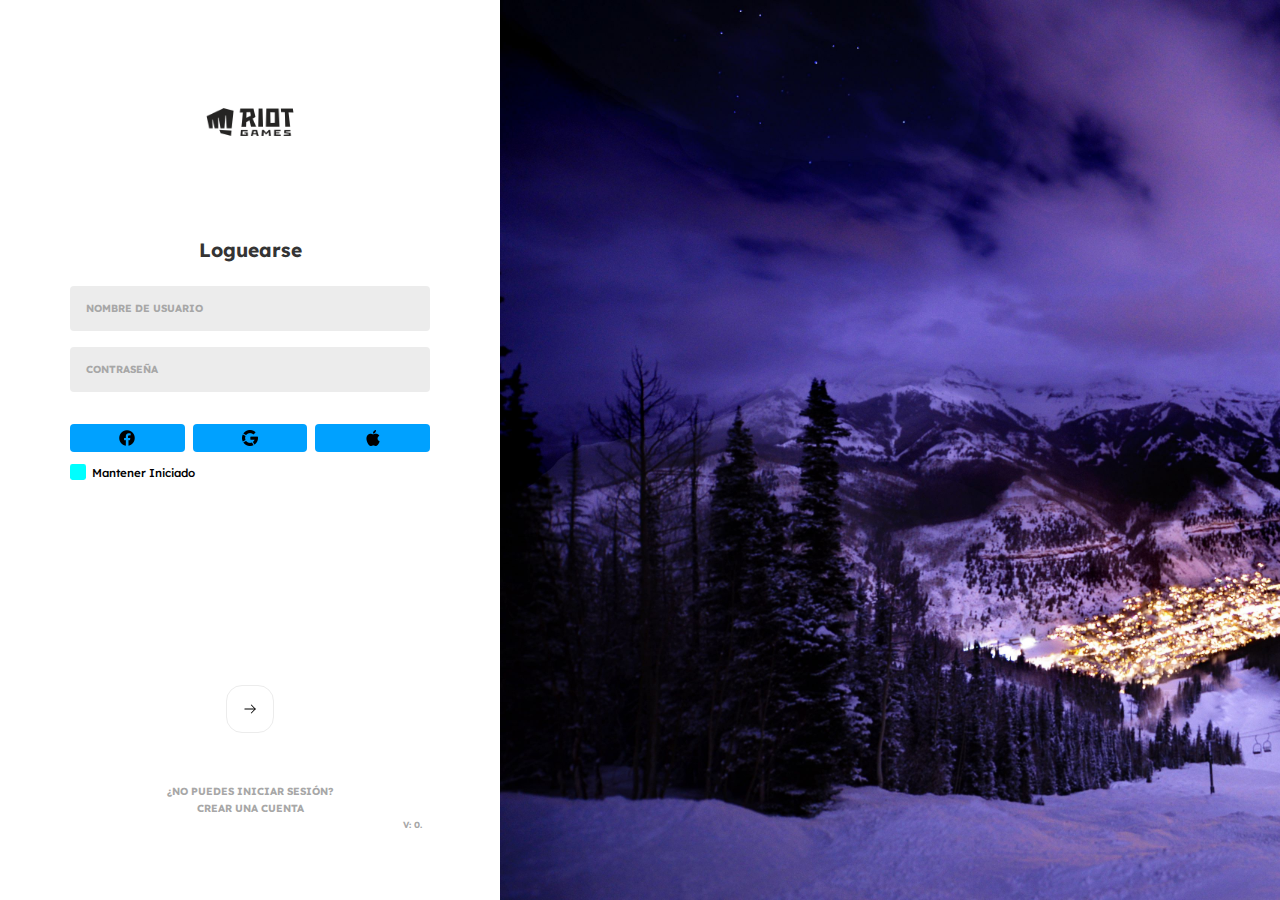
<file: Pag/index.html>
<!DOCTYPE html>
<html lang="en">

<head>
    <meta charset="utf-8">
    <meta name="viewport" content="width=device-width, initial-scale=1">

    <link rel="stylesheet" href="styles.css">

    <script src="script.js" async defer></script>
    <title>Riot Games</title>

</head>

<body>
    <main>
        <section class="Login">

            <div class="wrapper">
                <img src="Imagenes/riot-games-logo-0.png" class="Login_Logo">

                <h1 class="Login_Title">Loguearse</h1>


                <label class="Login_label">
                    <span>Nombre de Usuario</span>
                    <input type="text" name="username" class="input">
                </label>

                <label class="Login_label">
                    <span>Contraseña</span>
                    <input type="password" name="password" class="input">
                </label>

                <div class="login__icons">
                    <button type="button" class="icons__button">
                        <img src="Imagenes/facebook.png" alt="facebook">
                    </button>
                    <button type="button" class="icons__button">
                        <img src="Imagenes/google.png" alt="google">
                    </button>
                    <button type="button" class="icons__button">
                        <img src="Imagenes/apple.png" alt="apple ">
                    </button>
                </div>

                <label class="Login_Label_Checkbox">
                    <input type="checkbox" class="input--checkbox">
                    Mantener Iniciado
                </label>

            </div>

            <div class ="wrapper">
                <button type="button" class="login__button" disabled>
                    <img src="Imagenes/arrow_arrows_back_direction_left_navigation_right_icon_123236.svg">
                </button>
    
                <a href="#" class="Login_Link">¿NO PUEDES INICIAR SESIÓN?</a>
                <a href="/Login/Login.html" class="Login_Link" target="_blank">CREAR UNA CUENTA</a>
                <a class="Login_V">V: 0.</a>
            </div>


        </section>


        <section class="wallpaper"></section>
    </main>

</body>

</html>
</file>
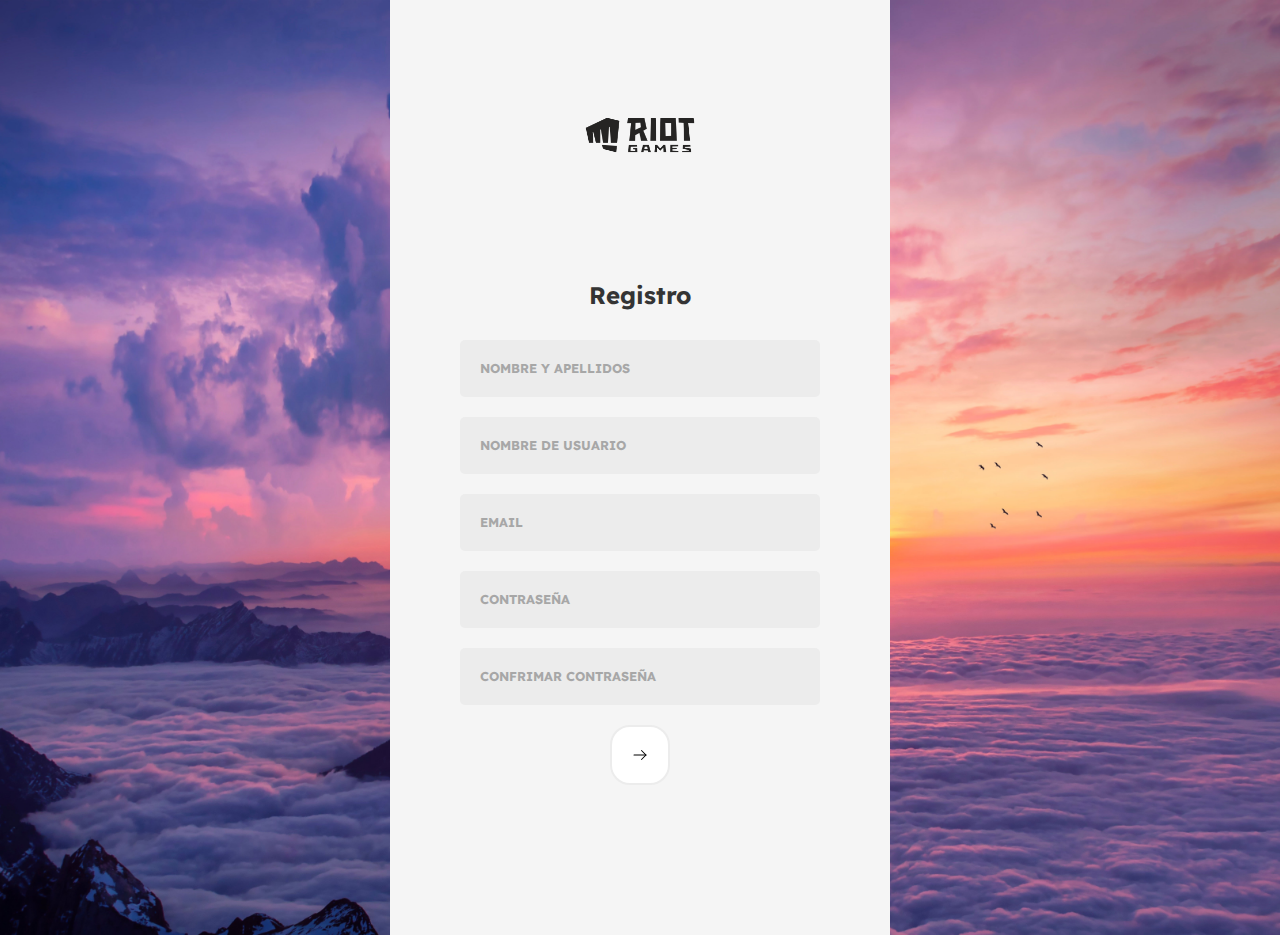
<file: Login/Login.html>
<!DOCTYPE html>
<html lang="es">

<head>
    <meta charset="UTF-8">

    <meta http-equiv="X-UA-Compatible" content="IE=edge">

    <meta name="viewport" content="width=device-width, initial-scale=1.0">

    <link rel="stylesheet" href="Login.css">

    <script src="Login.js" async defer></script>

    <title>Registro Cuenta</title>
</head>

<body>

    <main>

        <section class="Register">

            <div class="wrapper">
                <img src="/Pag/Imagenes/riot-games-logo-0.png" class="Register_Logo">

                <h1 class="Register_Title">Registro</h1>

                <label class="Register_label">
                    <span>Nombre y Apellidos</span>
                    <input type="text" name="name" class="input" id="nameform">
                </label>

                <label class="Register_label">
                    <span>Nombre de Usuario</span>
                    <input type="text" name="username" class="input" id="usernameform">
                </label>

                <label class="Register_label">
                    <span>Email</span>
                    <input type="text" name="email" class="input" id="emailform">
                </label>

                <label class="Register_label">
                    <span>Contraseña</span>
                    <input type="password" name="password" class="input" id="passwordform">
                </label>

                <label class="Register_label">
                    <span>Confrimar Contraseña</span>
                    <input type="password" name="passwordrepeat" class="input" id="passwordrepeatform">
                </label>


                <button type="button" class="Register__button" disabled>
                    <img src="/Pag/Imagenes/arrow_arrows_back_direction_left_navigation_right_icon_123236.svg">
                </button>
                <p class="warnings" id="warnings"></p>
            </div>
        </section>



        <section class="wallpaper"></section>
    </main>
</body>

</html>
</file>
<file: Pag/styles.css>
@import url('https://fonts.googleapis.com/css2?family=Lexend+Deca:wght@300;400;500;600;700&display=swap');


* 
{
  margin: 0;
  padding: 0;
  box-sizing: border-box;
  font-family: 'Lexend Deca', sans-serif;
}

:root 
{
  --white: #fff;
  --whitesmoke: #F9F9F9;
  --light-grey: #ECECEC;
  --grey: #C4C4C4;
  --medium-grey: #A7A7A7;
  --deep-grey: #343434;
  --black: #000000;
  --blue: #1877f3;
  --red: #0051ff;
  --blue-black: hsl(202, 100%, 50%);
  --light-blue: #00ffff;
}

main 
{
  display: flex;
}

.Login 
{
  display: flex;
  flex-direction: column;
  align-items: center;
  justify-content: space-between;
  width: 100%;
  max-width: 500px;
  min-height: 100vh;
  padding: clamp(35px, 8%, 70px);

}

.wrapper 
{
  zoom: 80%;
  width: 100%;
  display: flex;
  flex-direction: column;
  align-items: center;
  justify-content: center;
  position: relative;
  
}

.Login_Logo 
{
  width: 130px;
  margin-bottom: 80px;
}

.Login_Title 
{

  color: var(--deep-grey);
  font-size: 1.5em;
  margin-bottom: 30px;
}

.Login_label {

  display: block;
  margin-bottom: 20px;
  width: 100%;
}

.input 
{
  width: 100%;
  background-color: var(--light-grey);
  border: 2px solid rgba(0, 0, 0, 0);
  border-radius: 5px;
  outline: none;
  font-size: 0.9em;
  padding: 25px 10px 10px;
  font-weight: 600;
  color: var(--deep-grey);
}

.Login_label span 
{
  position: absolute;
  font-size: 0.8em;
  font-weight: 700;
  text-transform: uppercase;
  color: var(--medium-grey);
  margin: 20px;
  cursor: text;
  transition: all 200ms ease;
}

.input:focus {
  background-color: var(--whitesmoke);
  border: 2px solid var(--deep-grey);
}

.Login_label .span-active {
  font-size: 0, 7em;
  margin: 8px 10px;
}

.login__icons {
  display: flex;
  gap: 10px;
  width: 100%;
  margin-top: 20px;

}

.login__icons img {
  width: 20px;
}

.icons__button {
  width: 33.33%;
  display: flex;
  align-items: center;
  justify-content: center;
  height: 35px;
  border-radius: 5px;
  cursor: pointer;
  border: none;
}

.login__icons .icons__button:nth-child(1) {
  background-color: var(--blue-black);
}

.login__icons .icons__button:nth-child(2) {
  background-color: var(--blue-black);
}

.login__icons .icons__button:nth-child(3) {
  background-color: var(--blue-black);
}

.Login_Label_Checkbox {

  width: 100%;
  margin: 15px 0 50px;
  font-size: 0.9em;
  font-weight: 500;
  display: flex;
  align-items: center;

}

.input--checkbox {
  appearance: none;
  width: 20px;
  height: 20px;
  background-color: var(--light-blue);
  margin-right: 8px;
  border-radius: 3px;
}

.input--checkbox:checked {
  background-color: red;

}

.input--checkbox:checked::after {
  content: "";
  display: block;
  width: 5px;
  height: 10px;
  border: 3px solid white;
  border-width: 0 3px 3px 0;
  transform: rotate(45deg);
  margin: 2px 6px;

}

.login__button {
  width: 60px;
  height: 60px;
  padding: 20px;
  display: flex;
  align-items: center;
  justify-content: center;
  background-color: var(--blue-black);
  border-radius: 20px;
  border: none;
  cursor: pointer;
  margin-bottom: 60px;
}

.login__button svg {
  fill: white;
}

.login__button:disabled {
  cursor: auto;
  background-color: white;
  border: 2px solid var(--light-grey);
}

.login__button:disabled {
  fill: var(grey);
}

.Login_Link {
  font-size: 0.8em;
  text-decoration: none;
  color: var(--medium-grey);
  text-transform: uppercase;
  margin-top: 5px;
  font-weight: 700;
}

.Login_V
{
  
  font-size: 0.7em;
  text-decoration: none;
  color: var(--medium-grey);
  text-transform: uppercase;
  margin-top: 5px;
  margin-left: 90%;
  font-weight: 700;

}

.wallpaper {

  width: 100px;
  background-image: url('./Imagenes/pequeno-pueblo-en-las-montanas_3840x2400_xtrafondos.com.jpg');
  background-size: cover;
  background-position: auto;
  flex: 1;
 
}
</file>
<file: Login/Login.css>
@import url('https://fonts.googleapis.com/css2?family=Lexend+Deca:wght@300;400;500;600;700&display=swap');


* {
  margin: 0;
  padding: 0;
  box-sizing: border-box;
  font-family: 'Lexend Deca', sans-serif;
}

:root {
  --white: #fff;
  --whitesmoke: #F9F9F9;
  --light-grey: #ECECEC;
  --grey: #C4C4C4;
  --medium-grey: #A7A7A7;
  --deep-grey: #343434;
  --black: #000000;
  --blue: #1877f3;
  --red: #0051ff;
  --blue-black: hsl(202, 100%, 50%);
  --light-blue: #00ffff;
}

main {
  width: 100%;
  background-image: url('LogIm/atardecer-en-las-nubes_7087x4724_xtrafondos.com.jpg');
  background-size: cover;
  background-position: center;
  flex: 1;
  display: flex;
}

.Register {
  background-color: whitesmoke;

  display: flex;
  flex-direction: center;
  align-items: center;
  justify-content: space-between;
  width: 100%;
  max-width: 500px;
  min-height: 100vh;
  padding: clamp(35px, 8%, 70px);
  margin: 0 auto;

}

.wrapper {
  width: 100%;
  display: flex;
  flex-direction: column;
  align-items: center;
  justify-content: center;
  position: relative;

}


.Register_Logo {
  width: 130px;
  margin-bottom: 80px;

}


.Register_Title {
  color: var(--deep-grey);
  font-size: 1.5em;
  margin-bottom: 30px;
}

.Register_label {
  display: block;
  margin-bottom: 20px;
  width: 100%;
}

.input {
  width: 100%;
  background-color: var(--light-grey);
  border: 2px solid rgba(0, 0, 0, 0);
  border-radius: 5px;
  outline: none;
  font-size: 0.9em;
  padding: 25px 10px 10px;
  font-weight: 600;
  color: var(--deep-grey);
}

.Register_label span {
  width: 100%;
  position: absolute;
  font-size: 0.8em;
  font-weight: 700;
  text-transform: uppercase;
  color: var(--medium-grey);
  margin: 20px;
  cursor: text;
  transition: all 200ms ease;
}

.input:focus {
  background-color: var(--whitesmoke);
  border: 2px solid var(--deep-grey);
}

.Register_label .span-active {
  font-size: 0, 7em;
  margin: 8px 10px;
}

/*.wallpaper{
  width: 100%;
  background-image: url('LogIm/atardecer-en-las-nubes_7087x4724_xtrafondos.com.jpg');
  background-size: cover;
  background-position: center;  
  flex: 1;
  
}
*/

.Register__button {
  width: 60px;
  height: 60px;
  padding: 20px;
  display: flex;
  align-items: center;
  justify-content: center;
  background-color: var(--blue-black);
  border-radius: 20px;
  border: none;
  cursor: pointer;
  margin-bottom: 60px;
}

.Register__button svg {
  fill: white;
}

.Register__button:disabled {
  cursor: auto;
  background-color: white;
  border: 2px solid var(--light-grey);
}

.Register__button:disabled {
  fill: var(grey);
}

.warnings
{
    width:200px;
    text-align: center;
    margin: auto;
    color: #B06AB3;
    padding-top: 20px;
}
</file>
